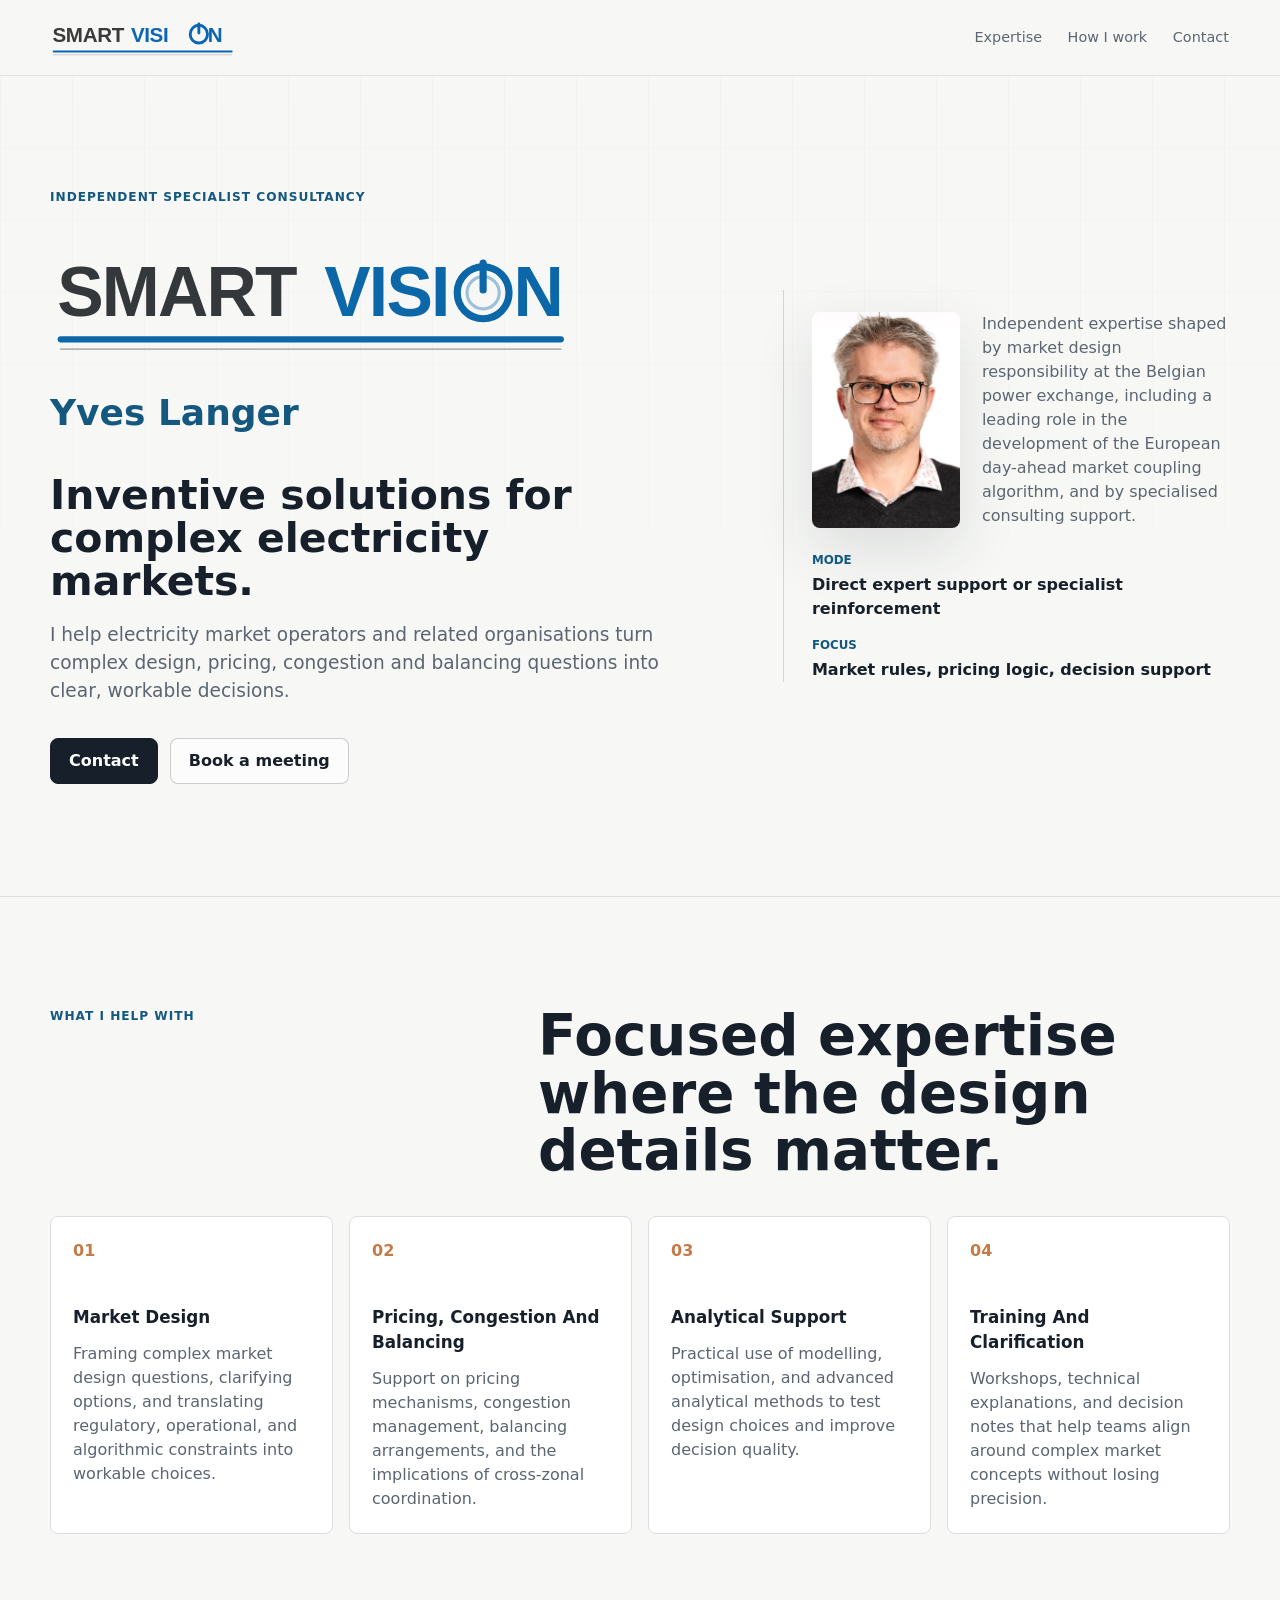
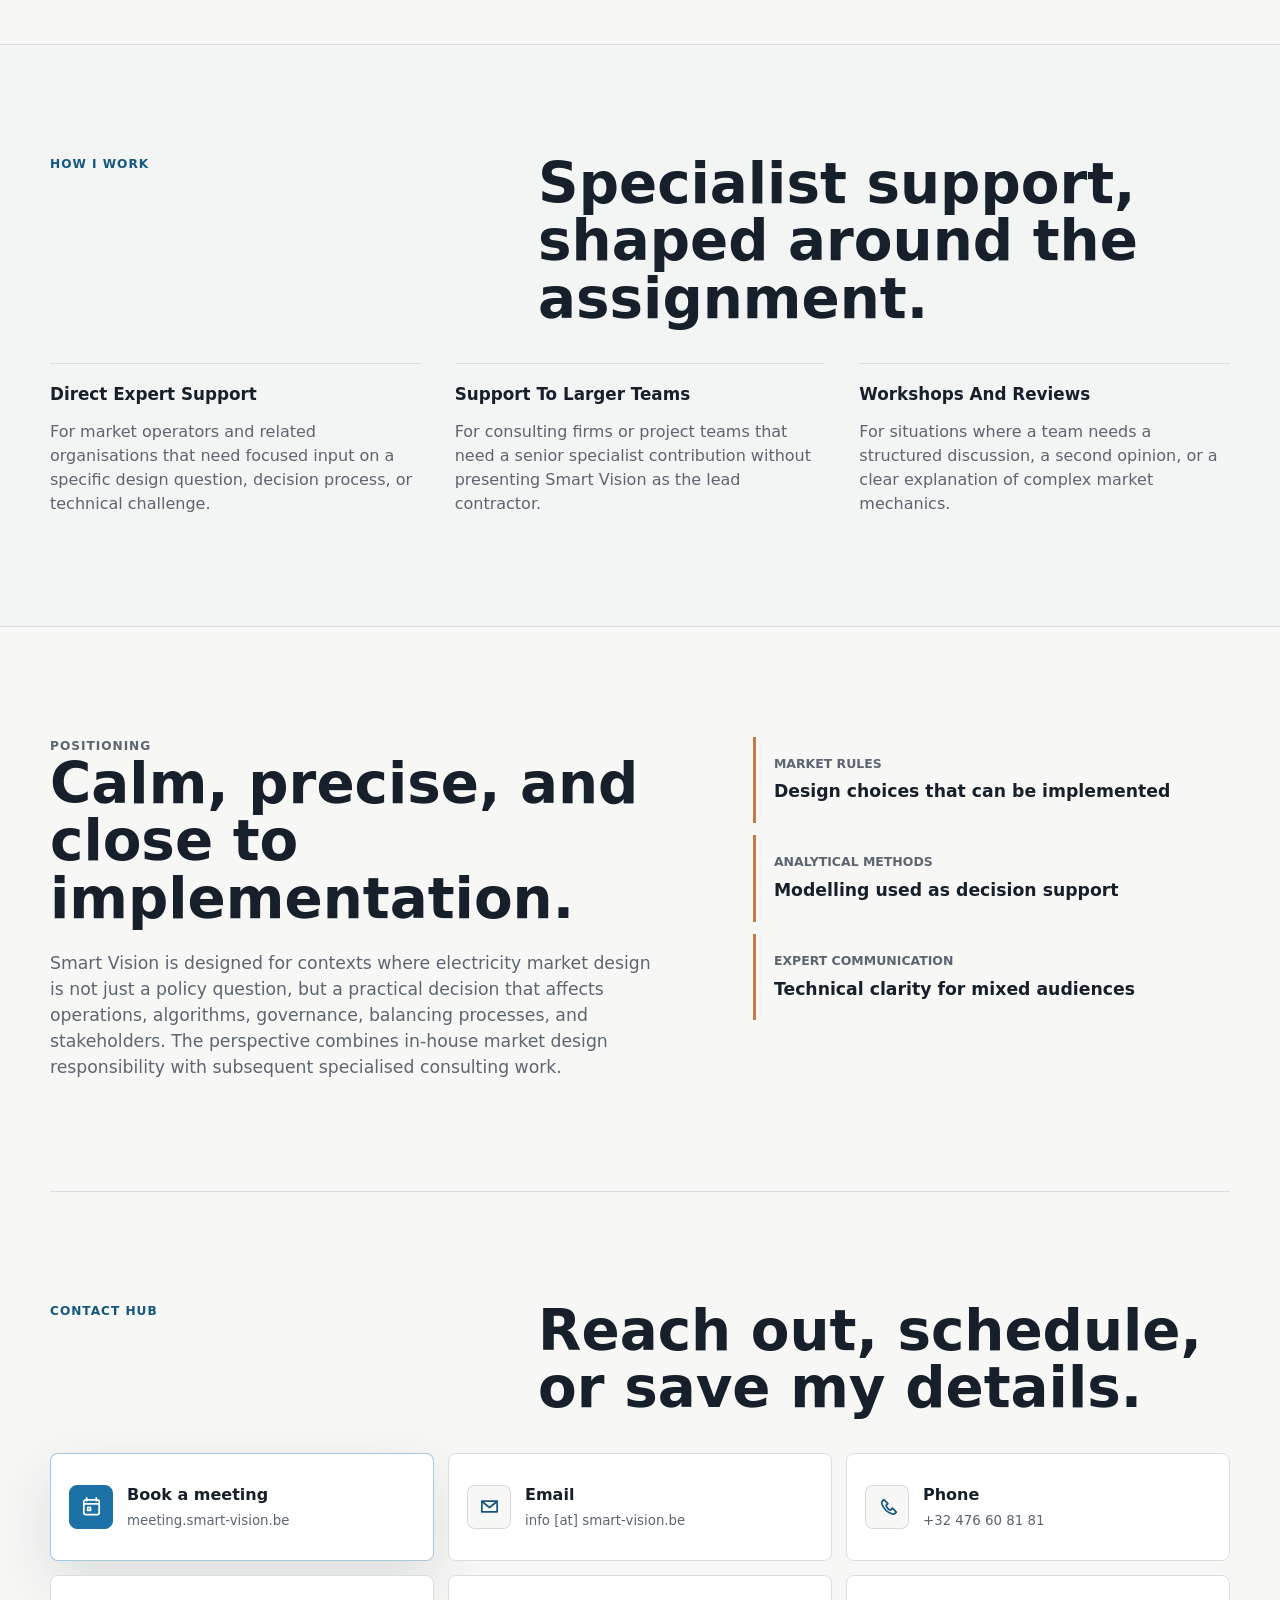
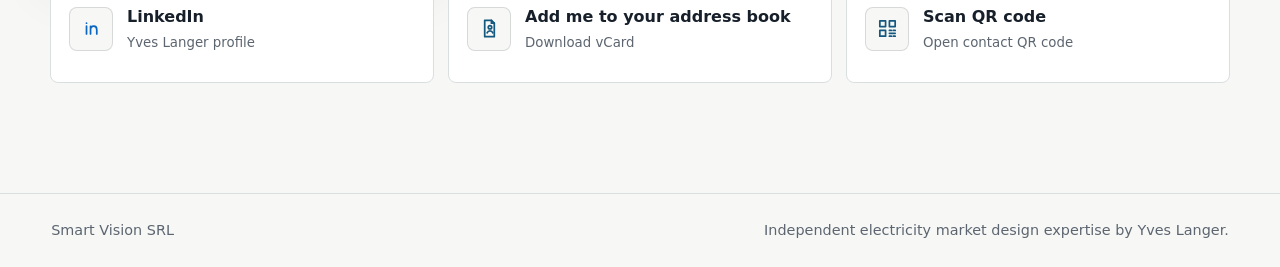
<file: index.html>
<!doctype html>
<html lang="en">
  <head>
    <meta charset="utf-8">
    <meta name="viewport" content="width=device-width, initial-scale=1">
    <title>Smart Vision | Yves Langer</title>
    <meta name="description" content="Smart Vision provides independent expertise in electricity market design, pricing, congestion management, balancing, and algorithmic implementation.">
    <meta property="og:title" content="Smart Vision | Yves Langer">
    <meta property="og:description" content="Inventive solutions for complex electricity markets.">
    <meta property="og:type" content="website">
    <meta property="og:url" content="https://www.smart-vision.be/">
    <meta property="og:image" content="https://www.smart-vision.be/assets/linkedin-featured-thumbnail.png">
    <meta name="twitter:card" content="summary_large_image">
    <meta name="twitter:image" content="https://www.smart-vision.be/assets/linkedin-featured-thumbnail.png">
    <link rel="icon" href="assets/favicon.svg" type="image/svg+xml">
    <link rel="stylesheet" href="styles.css">
    <script defer src="https://cloud.umami.is/script.js" data-website-id="a306648e-a848-4706-adf5-bd4fb01b17ff"></script>
  </head>
  <body>
    <header class="site-header" aria-label="Site header">
      <a class="brand" href="#top" aria-label="Smart Vision home">
        <img src="assets/smart-vision-mark.svg" alt="" width="188" height="44">
      </a>
      <nav class="site-nav" aria-label="Main navigation">
        <a href="#help">Expertise</a>
        <a href="#work">How I work</a>
        <a href="#contact">Contact</a>
      </nav>
    </header>

    <main id="top">
      <section class="hero" aria-labelledby="hero-title">
        <div class="hero-background" aria-hidden="true">
          <svg viewBox="0 0 1000 620" preserveAspectRatio="none">
            <path d="M0 440C160 378 260 502 402 416C535 335 598 175 752 210C862 235 916 332 1000 286" />
            <path d="M0 260C118 212 228 235 330 290C470 365 580 310 668 220C752 134 878 112 1000 168" />
            <path d="M0 540C120 492 242 520 360 548C520 586 640 520 770 430C848 376 922 350 1000 368" />
          </svg>
        </div>

        <div class="hero-inner">
          <div class="hero-copy">
            <p class="eyebrow">Independent specialist consultancy</p>
            <h1 id="hero-title" class="sr-only">Smart Vision</h1>
            <img class="hero-logo" src="assets/logo-current.svg" alt="Smart Vision">
            <p class="name-line">Yves Langer</p>
            <p class="lead">Inventive solutions for complex electricity markets.</p>
            <p class="support">I help electricity market operators and related organisations turn complex design, pricing, congestion and balancing questions into clear, workable decisions.</p>
            <div class="hero-actions" aria-label="Primary actions">
              <a class="button primary" href="#contact">Contact</a>
              <a class="button secondary" href="meeting/" data-umami-event="Book meeting">Book a meeting</a>
            </div>
          </div>

          <div class="hero-identity" aria-label="Yves Langer profile">
            <div class="identity-copy">
              <div class="identity-intro">
                <img class="portrait" src="assets/yves-langer-portrait.jpg" alt="Yves Langer">
                <p>Independent expertise shaped by market design responsibility at the Belgian power exchange, including a leading role in the development of the European day-ahead market coupling algorithm, and by specialised consulting support.</p>
              </div>
              <dl>
                <div>
                  <dt>Mode</dt>
                  <dd>Direct expert support or specialist reinforcement</dd>
                </div>
                <div>
                  <dt>Focus</dt>
                  <dd>Market rules, pricing logic, decision support</dd>
                </div>
              </dl>
            </div>
          </div>
        </div>
      </section>

      <section id="help" class="section">
        <div class="section-heading">
          <p class="eyebrow">What I help with</p>
          <h2>Focused expertise where the design details matter.</h2>
        </div>
        <div class="card-grid">
          <article class="info-card">
            <span class="card-index">01</span>
            <h3>Market Design</h3>
            <p>Framing complex market design questions, clarifying options, and translating regulatory, operational, and algorithmic constraints into workable choices.</p>
          </article>
          <article class="info-card">
            <span class="card-index">02</span>
            <h3>Pricing, Congestion And Balancing</h3>
            <p>Support on pricing mechanisms, congestion management, balancing arrangements, and the implications of cross-zonal coordination.</p>
          </article>
          <article class="info-card">
            <span class="card-index">03</span>
            <h3>Analytical Support</h3>
            <p>Practical use of modelling, optimisation, and advanced analytical methods to test design choices and improve decision quality.</p>
          </article>
          <article class="info-card">
            <span class="card-index">04</span>
            <h3>Training And Clarification</h3>
            <p>Workshops, technical explanations, and decision notes that help teams align around complex market concepts without losing precision.</p>
          </article>
        </div>
      </section>

      <section id="work" class="section band">
        <div class="section-heading">
          <p class="eyebrow">How I work</p>
          <h2>Specialist support, shaped around the assignment.</h2>
        </div>
        <div class="work-list">
          <article>
            <h3>Direct Expert Support</h3>
            <p>For market operators and related organisations that need focused input on a specific design question, decision process, or technical challenge.</p>
          </article>
          <article>
            <h3>Support To Larger Teams</h3>
            <p>For consulting firms or project teams that need a senior specialist contribution without presenting Smart Vision as the lead contractor.</p>
          </article>
          <article>
            <h3>Workshops And Reviews</h3>
            <p>For situations where a team needs a structured discussion, a second opinion, or a clear explanation of complex market mechanics.</p>
          </article>
        </div>
      </section>

      <section class="section evidence" aria-labelledby="evidence-title">
        <div class="evidence-copy">
          <p class="eyebrow">Positioning</p>
          <h2 id="evidence-title">Calm, precise, and close to implementation.</h2>
          <p>Smart Vision is designed for contexts where electricity market design is not just a policy question, but a practical decision that affects operations, algorithms, governance, balancing processes, and stakeholders. The perspective combines in-house market design responsibility with subsequent specialised consulting work.</p>
        </div>
        <div class="metrics" aria-label="Areas of emphasis">
          <div>
            <span>Market rules</span>
            <strong>Design choices that can be implemented</strong>
          </div>
          <div>
            <span>Analytical methods</span>
            <strong>Modelling used as decision support</strong>
          </div>
          <div>
            <span>Expert communication</span>
            <strong>Technical clarity for mixed audiences</strong>
          </div>
        </div>
      </section>

      <section id="contact" class="section contact-section">
        <div class="section-heading">
          <p class="eyebrow">Contact hub</p>
          <h2>Reach out, schedule, or save my details.</h2>
        </div>
        <div class="contact-grid">
          <a class="contact-card highlight" href="meeting/" data-umami-event="Book meeting">
            <span class="contact-icon" aria-hidden="true">
              <svg viewBox="0 0 24 24" focusable="false">
                <path d="M7 3v3M17 3v3M4.5 9.2h15M6 5h12a2 2 0 0 1 2 2v11.5a2 2 0 0 1-2 2H6a2 2 0 0 1-2-2V7a2 2 0 0 1 2-2Z"/>
                <path d="M8 13h3v3H8z"/>
              </svg>
            </span>
            <span>
              <strong>Book a meeting</strong>
              <small>meeting.smart-vision.be</small>
            </span>
          </a>
          <a class="contact-card" id="email-link" href="#" data-user-a="info" data-domain-a="smart-vision" data-domain-b="be" data-umami-event="Email click">
            <span class="contact-icon" aria-hidden="true">
              <svg viewBox="0 0 24 24" focusable="false">
                <path d="M4 6.5h16v11H4z"/>
                <path d="m4.5 7 7.5 6 7.5-6"/>
              </svg>
            </span>
            <span>
              <strong>Email</strong>
              <small id="email-readable">info [at] smart-vision.be</small>
            </span>
          </a>
          <a class="contact-card" id="phone-link" href="#" data-p1="+32" data-p2="476" data-p3="60" data-p4="81" data-p5="81" data-umami-event="Phone click">
            <span class="contact-icon" aria-hidden="true">
              <svg viewBox="0 0 24 24" focusable="false">
                <path d="M8.2 4.8 6.6 6.4c-.8.8-.6 3.1.8 5.7 1.5 2.7 3.8 5 6.5 6.5 2.6 1.4 4.9 1.6 5.7.8l1.6-1.6-4-4-2 2c-.9-.3-1.9-.9-2.9-1.9s-1.6-2-1.9-2.9l2-2-4.2-4.2Z"/>
              </svg>
            </span>
            <span>
              <strong>Phone</strong>
              <small id="phone-readable">+32 476 60 81 81</small>
            </span>
          </a>
          <a class="contact-card" href="https://www.linkedin.com/in/yveslanger/" target="_blank" rel="noopener" data-umami-event="LinkedIn click">
            <span class="contact-icon linkedin-icon" aria-hidden="true">
              <svg viewBox="0 0 24 24" focusable="false">
                <path d="M6.8 9.5v8.2M6.8 6.3v.1M11 17.7v-8M11 13.2c0-2.1 1.3-3.7 3.4-3.7 1.9 0 3.1 1.2 3.1 3.7v4.5"/>
              </svg>
            </span>
            <span>
              <strong>LinkedIn</strong>
              <small>Yves Langer profile</small>
            </span>
          </a>
          <a class="contact-card" href="assets/yves-langer.vcf" download data-umami-event="Download vCard">
            <span class="contact-icon" aria-hidden="true">
              <svg viewBox="0 0 24 24" focusable="false">
                <path d="M7 3.5h7l3 3v14H7z"/>
                <path d="M14 3.5v3h3M9.5 16.5c.6-1.4 1.8-2.1 3-2.1s2.4.7 3 2.1M12.5 12.5a1.8 1.8 0 1 0 0-3.6 1.8 1.8 0 0 0 0 3.6Z"/>
              </svg>
            </span>
            <span>
              <strong>Add me to your address book</strong>
              <small>Download vCard</small>
            </span>
          </a>
          <button class="contact-card contact-button" type="button" id="qr-open" aria-haspopup="dialog">
            <span class="contact-icon" aria-hidden="true">
              <svg viewBox="0 0 24 24" focusable="false">
                <path d="M4 4h6v6H4zM14 4h6v6h-6zM4 14h6v6H4z"/>
                <path d="M14 14h2M18 14h2M14 17h6M14 20h2M18 20h2"/>
              </svg>
            </span>
            <span>
              <strong>Scan QR code</strong>
              <small>Open contact QR code</small>
            </span>
          </button>
        </div>
      </section>
    </main>

    <div class="qr-modal" id="qr-modal" role="dialog" aria-modal="true" aria-labelledby="qr-title" hidden>
      <button class="qr-backdrop" type="button" id="qr-backdrop" aria-label="Close QR code"></button>
      <div class="qr-dialog">
        <button class="qr-close" type="button" id="qr-close" aria-label="Close QR code">
          <svg viewBox="0 0 24 24" focusable="false" aria-hidden="true">
            <path d="M6 6l12 12M18 6 6 18"/>
          </svg>
        </button>
        <div class="qr-dialog-logo" aria-hidden="true">
          <img src="assets/logo-current.svg" alt="">
        </div>
        <h2 id="qr-title">Smart Vision contact QR</h2>
        <img class="qr-image" src="assets/qr-vcard.png" alt="QR code for the Smart Vision contact card">
        <a class="button primary" href="assets/yves-langer.vcf" download data-umami-event="Download vCard">Download vCard</a>
      </div>
    </div>

    <footer class="site-footer">
      <p>Smart Vision SRL</p>
      <p>Independent electricity market design expertise by Yves Langer.</p>
    </footer>

    <script src="script.js"></script>
  </body>
</html>
</file>
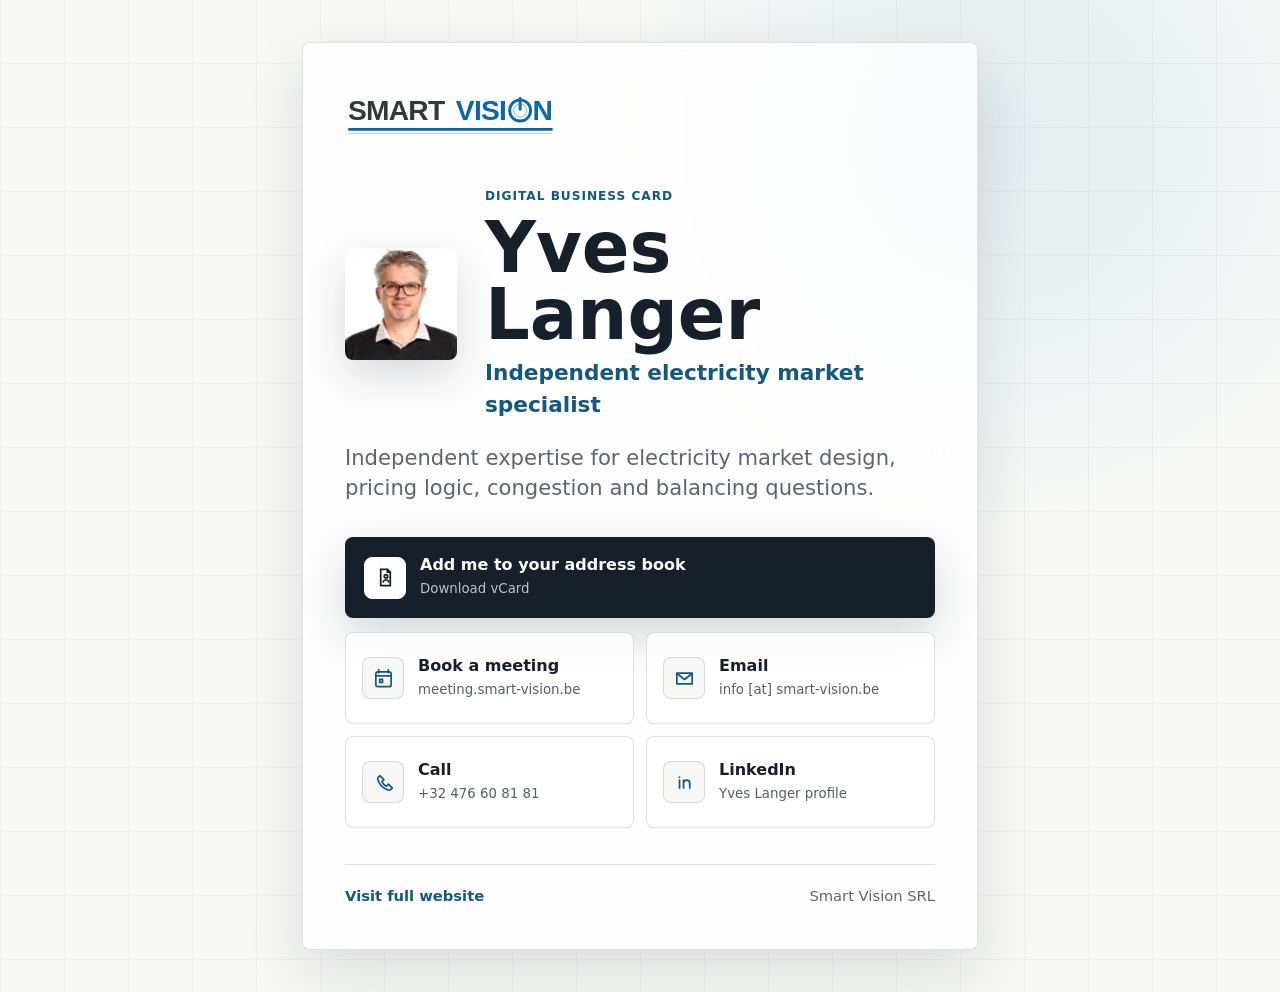
<file: card/index.html>
<!doctype html>
<html lang="en">
  <head>
    <meta charset="utf-8">
    <meta name="viewport" content="width=device-width, initial-scale=1">
    <title>Yves Langer | Smart Vision Contact</title>
    <meta name="description" content="Save Yves Langer's Smart Vision contact details, book a meeting, or connect directly.">
    <meta property="og:title" content="Yves Langer | Smart Vision Contact">
    <meta property="og:description" content="Independent electricity market specialist. Save contact details, book a meeting, or connect directly.">
    <meta property="og:type" content="website">
    <meta property="og:url" content="https://www.smart-vision.be/card/">
    <meta property="og:image" content="https://www.smart-vision.be/assets/linkedin-featured-thumbnail.png">
    <meta name="twitter:card" content="summary_large_image">
    <meta name="twitter:image" content="https://www.smart-vision.be/assets/linkedin-featured-thumbnail.png">
    <link rel="icon" href="../assets/favicon.svg" type="image/svg+xml">
    <link rel="stylesheet" href="../styles.css">
    <script defer src="https://cloud.umami.is/script.js" data-website-id="a306648e-a848-4706-adf5-bd4fb01b17ff"></script>
  </head>
  <body class="qr-page">
    <main class="qr-landing" aria-labelledby="qr-page-title">
      <section class="qr-shell">
        <a class="qr-logo" href="../" aria-label="Visit Smart Vision website" data-umami-event="Visit full website">
          <img src="../assets/logo-current.svg" alt="Smart Vision">
        </a>

        <div class="qr-identity">
          <img class="qr-portrait" src="../assets/yves-langer-portrait.jpg" alt="Yves Langer">
          <div>
            <p class="eyebrow">Digital business card</p>
            <h1 id="qr-page-title">Yves Langer</h1>
            <p class="qr-role">Independent electricity market specialist</p>
          </div>
        </div>

        <p class="qr-summary">Independent expertise for electricity market design, pricing logic, congestion and balancing questions.</p>

        <a class="qr-primary-action" href="../assets/yves-langer.vcf" download data-umami-event="Download vCard">
          <span class="qr-action-icon" aria-hidden="true">
            <svg viewBox="0 0 24 24" focusable="false">
              <path d="M7 3.5h7l3 3v14H7z"/>
              <path d="M14 3.5v3h3M9.5 16.5c.6-1.4 1.8-2.1 3-2.1s2.4.7 3 2.1M12.5 12.5a1.8 1.8 0 1 0 0-3.6 1.8 1.8 0 0 0 0 3.6Z"/>
            </svg>
          </span>
          <span>
            <strong>Add me to your address book</strong>
            <small>Download vCard</small>
          </span>
        </a>

        <div class="qr-actions" aria-label="Contact actions">
          <a class="qr-action" href="../meeting/" data-umami-event="Book meeting">
            <span class="qr-action-icon" aria-hidden="true">
              <svg viewBox="0 0 24 24" focusable="false">
                <path d="M7 3v3M17 3v3M4.5 9.2h15M6 5h12a2 2 0 0 1 2 2v11.5a2 2 0 0 1-2 2H6a2 2 0 0 1-2-2V7a2 2 0 0 1 2-2Z"/>
                <path d="M8 13h3v3H8z"/>
              </svg>
            </span>
            <span>
              <strong>Book a meeting</strong>
              <small>meeting.smart-vision.be</small>
            </span>
          </a>

          <a class="qr-action" id="email-link" href="#" data-user-a="info" data-domain-a="smart-vision" data-domain-b="be" data-umami-event="Email click">
            <span class="qr-action-icon" aria-hidden="true">
              <svg viewBox="0 0 24 24" focusable="false">
                <path d="M4 6.5h16v11H4z"/>
                <path d="m4.5 7 7.5 6 7.5-6"/>
              </svg>
            </span>
            <span>
              <strong>Email</strong>
              <small id="email-readable">info [at] smart-vision.be</small>
            </span>
          </a>

          <a class="qr-action" id="phone-link" href="#" data-p1="+32" data-p2="476" data-p3="60" data-p4="81" data-p5="81" data-umami-event="Phone click">
            <span class="qr-action-icon" aria-hidden="true">
              <svg viewBox="0 0 24 24" focusable="false">
                <path d="M8.2 4.8 6.6 6.4c-.8.8-.6 3.1.8 5.7 1.5 2.7 3.8 5 6.5 6.5 2.6 1.4 4.9 1.6 5.7.8l1.6-1.6-4-4-2 2c-.9-.3-1.9-.9-2.9-1.9s-1.6-2-1.9-2.9l2-2-4.2-4.2Z"/>
              </svg>
            </span>
            <span>
              <strong>Call</strong>
              <small id="phone-readable">+32 476 60 81 81</small>
            </span>
          </a>

          <a class="qr-action" href="https://www.linkedin.com/in/yveslanger/" target="_blank" rel="noopener" data-umami-event="LinkedIn click">
            <span class="qr-action-icon linkedin-icon" aria-hidden="true">
              <svg viewBox="0 0 24 24" focusable="false">
                <path d="M6.8 9.5v8.2M6.8 6.3v.1M11 17.7v-8M11 13.2c0-2.1 1.3-3.7 3.4-3.7 1.9 0 3.1 1.2 3.1 3.7v4.5"/>
              </svg>
            </span>
            <span>
              <strong>LinkedIn</strong>
              <small>Yves Langer profile</small>
            </span>
          </a>
        </div>

        <footer class="qr-footer">
          <a href="../" data-umami-event="Visit full website">Visit full website</a>
          <span>Smart Vision SRL</span>
        </footer>
      </section>
    </main>

    <script src="../script.js"></script>
  </body>
</html>
</file>
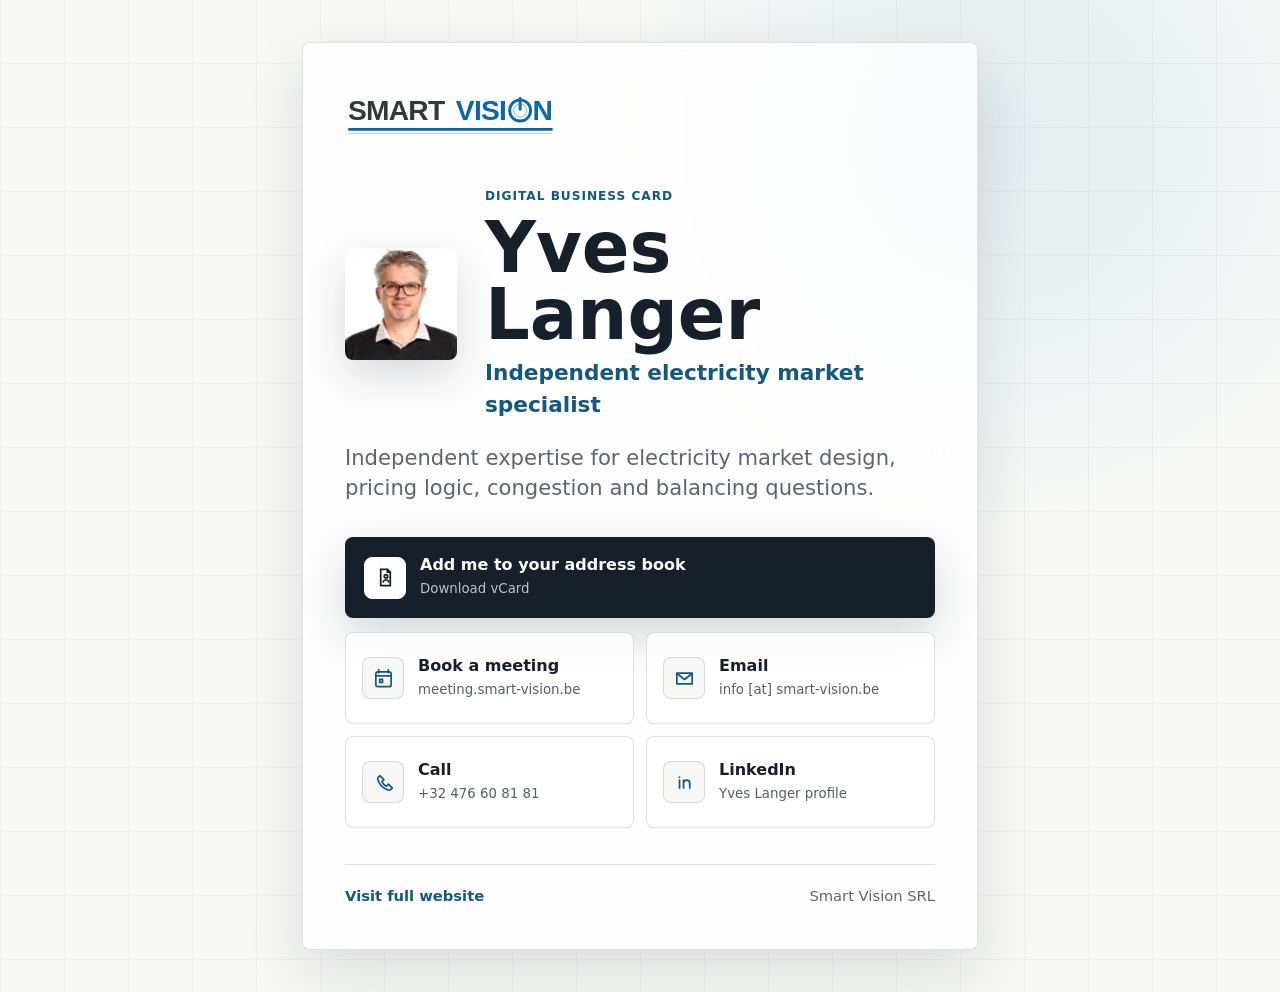
<file: nfc/index.html>
<!doctype html>
<html lang="en">
  <head>
    <meta charset="utf-8">
    <meta name="viewport" content="width=device-width, initial-scale=1">
    <title>Redirecting to Smart Vision contact card</title>
    <meta name="robots" content="noindex">
    <meta http-equiv="refresh" content="1; url=../card/">
    <link rel="canonical" href="https://www.smart-vision.be/card/">
    <script defer src="https://cloud.umami.is/script.js" data-website-id="a306648e-a848-4706-adf5-bd4fb01b17ff"></script>
    <script>
      window.addEventListener("load", () => {
        window.setTimeout(() => {
          window.location.replace("../card/");
        }, 450);
      });
    </script>
  </head>
  <body>
    <p>Redirecting to <a href="../card/">Smart Vision contact card</a>.</p>
  </body>
</html>
</file>
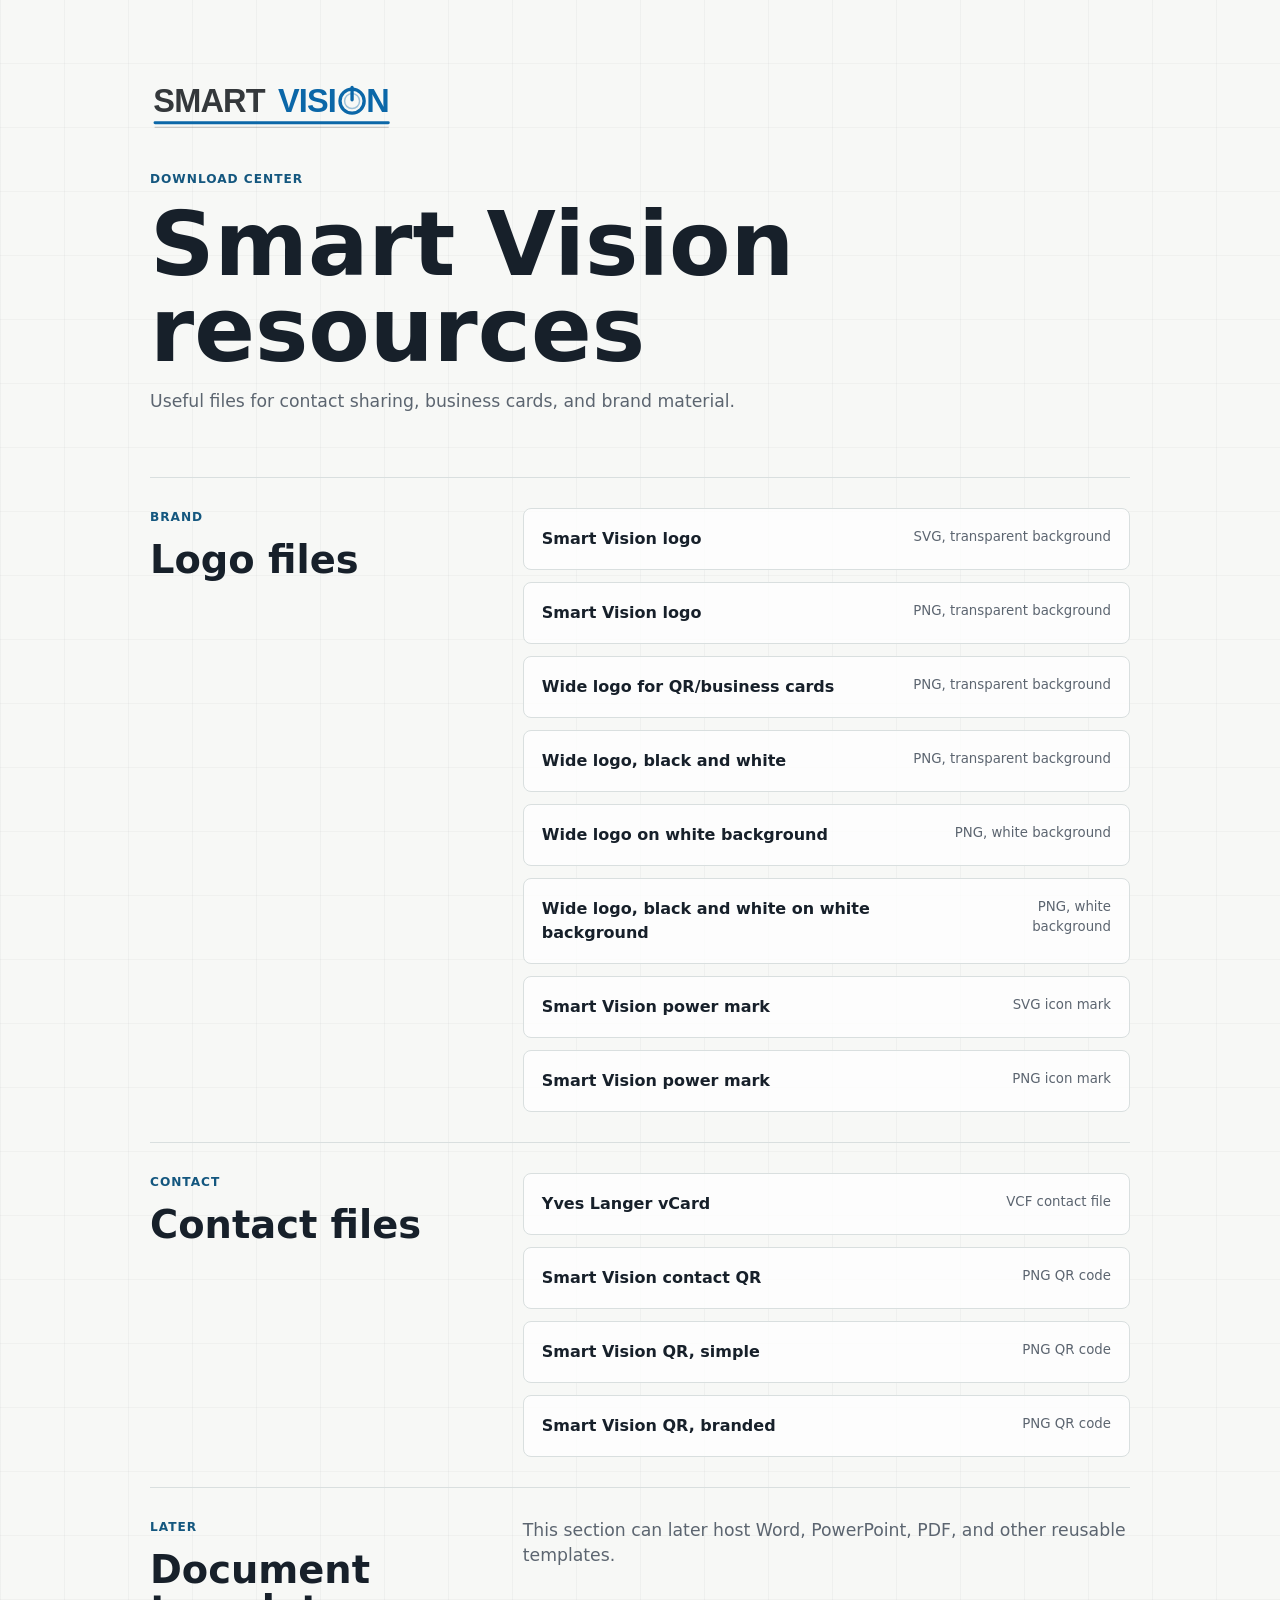
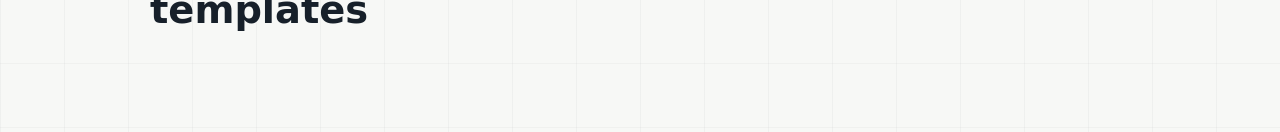
<file: resources/index.html>
<!doctype html>
<html lang="en">
  <head>
    <meta charset="utf-8">
    <meta name="viewport" content="width=device-width, initial-scale=1">
    <title>Smart Vision Resources</title>
    <meta name="robots" content="noindex">
    <link rel="icon" href="../assets/favicon.svg" type="image/svg+xml">
    <link rel="stylesheet" href="../styles.css">
    <script defer src="https://cloud.umami.is/script.js" data-website-id="a306648e-a848-4706-adf5-bd4fb01b17ff"></script>
  </head>
  <body class="resources-page">
    <main class="resources-shell">
      <header class="resources-header">
        <a href="../" aria-label="Visit Smart Vision website">
          <img src="../assets/logo-current.svg" alt="Smart Vision">
        </a>
        <p class="eyebrow">Download center</p>
        <h1>Smart Vision resources</h1>
        <p>Useful files for contact sharing, business cards, and brand material.</p>
      </header>

      <section class="resources-group" aria-labelledby="logo-resources">
        <div>
          <p class="eyebrow">Brand</p>
          <h2 id="logo-resources">Logo files</h2>
        </div>
        <div class="resources-list">
          <a class="resource-download" href="../assets/smart-vision-logo.svg" download data-umami-event="Download resource" data-umami-event-file="smart-vision-logo.svg">
            <span>Smart Vision logo</span>
            <small>SVG, transparent background</small>
          </a>
          <a class="resource-download" href="../assets/logo-current.png" download data-umami-event="Download resource" data-umami-event-file="logo-current.png">
            <span>Smart Vision logo</span>
            <small>PNG, transparent background</small>
          </a>
          <a class="resource-download" href="../assets/logo-current-qr-wide.png" download data-umami-event="Download resource" data-umami-event-file="logo-current-qr-wide.png">
            <span>Wide logo for QR/business cards</span>
            <small>PNG, transparent background</small>
          </a>
          <a class="resource-download" href="../assets/logo-current-qr-wide-bw.png" download data-umami-event="Download resource" data-umami-event-file="logo-current-qr-wide-bw.png">
            <span>Wide logo, black and white</span>
            <small>PNG, transparent background</small>
          </a>
          <a class="resource-download" href="../assets/logo-current-qr-wide-white-bg.png" download data-umami-event="Download resource" data-umami-event-file="logo-current-qr-wide-white-bg.png">
            <span>Wide logo on white background</span>
            <small>PNG, white background</small>
          </a>
          <a class="resource-download" href="../assets/logo-current-qr-wide-bw-white-bg.png" download data-umami-event="Download resource" data-umami-event-file="logo-current-qr-wide-bw-white-bg.png">
            <span>Wide logo, black and white on white background</span>
            <small>PNG, white background</small>
          </a>
          <a class="resource-download" href="../assets/smart-vision-power-mark.svg" download data-umami-event="Download resource" data-umami-event-file="smart-vision-power-mark.svg">
            <span>Smart Vision power mark</span>
            <small>SVG icon mark</small>
          </a>
          <a class="resource-download" href="../assets/smart-vision-power-mark.png" download data-umami-event="Download resource" data-umami-event-file="smart-vision-power-mark.png">
            <span>Smart Vision power mark</span>
            <small>PNG icon mark</small>
          </a>
        </div>
      </section>

      <section class="resources-group" aria-labelledby="contact-resources">
        <div>
          <p class="eyebrow">Contact</p>
          <h2 id="contact-resources">Contact files</h2>
        </div>
        <div class="resources-list">
          <a class="resource-download" href="../assets/yves-langer.vcf" download data-umami-event="Download resource" data-umami-event-file="yves-langer.vcf">
            <span>Yves Langer vCard</span>
            <small>VCF contact file</small>
          </a>
          <a class="resource-download" href="../assets/qr-vcard.png" download data-umami-event="Download resource" data-umami-event-file="qr-vcard.png">
            <span>Smart Vision contact QR</span>
            <small>PNG QR code</small>
          </a>
          <a class="resource-download" href="../assets/qr-smart-vision.png" download data-umami-event="Download resource" data-umami-event-file="qr-smart-vision.png">
            <span>Smart Vision QR, simple</span>
            <small>PNG QR code</small>
          </a>
          <a class="resource-download" href="../assets/qr-smart-vision-fancy.png" download data-umami-event="Download resource" data-umami-event-file="qr-smart-vision-fancy.png">
            <span>Smart Vision QR, branded</span>
            <small>PNG QR code</small>
          </a>
        </div>
      </section>

      <section class="resources-group" aria-labelledby="future-resources">
        <div>
          <p class="eyebrow">Later</p>
          <h2 id="future-resources">Document templates</h2>
        </div>
        <p class="resources-note">This section can later host Word, PowerPoint, PDF, and other reusable templates.</p>
      </section>
    </main>
  </body>
</html>
</file>
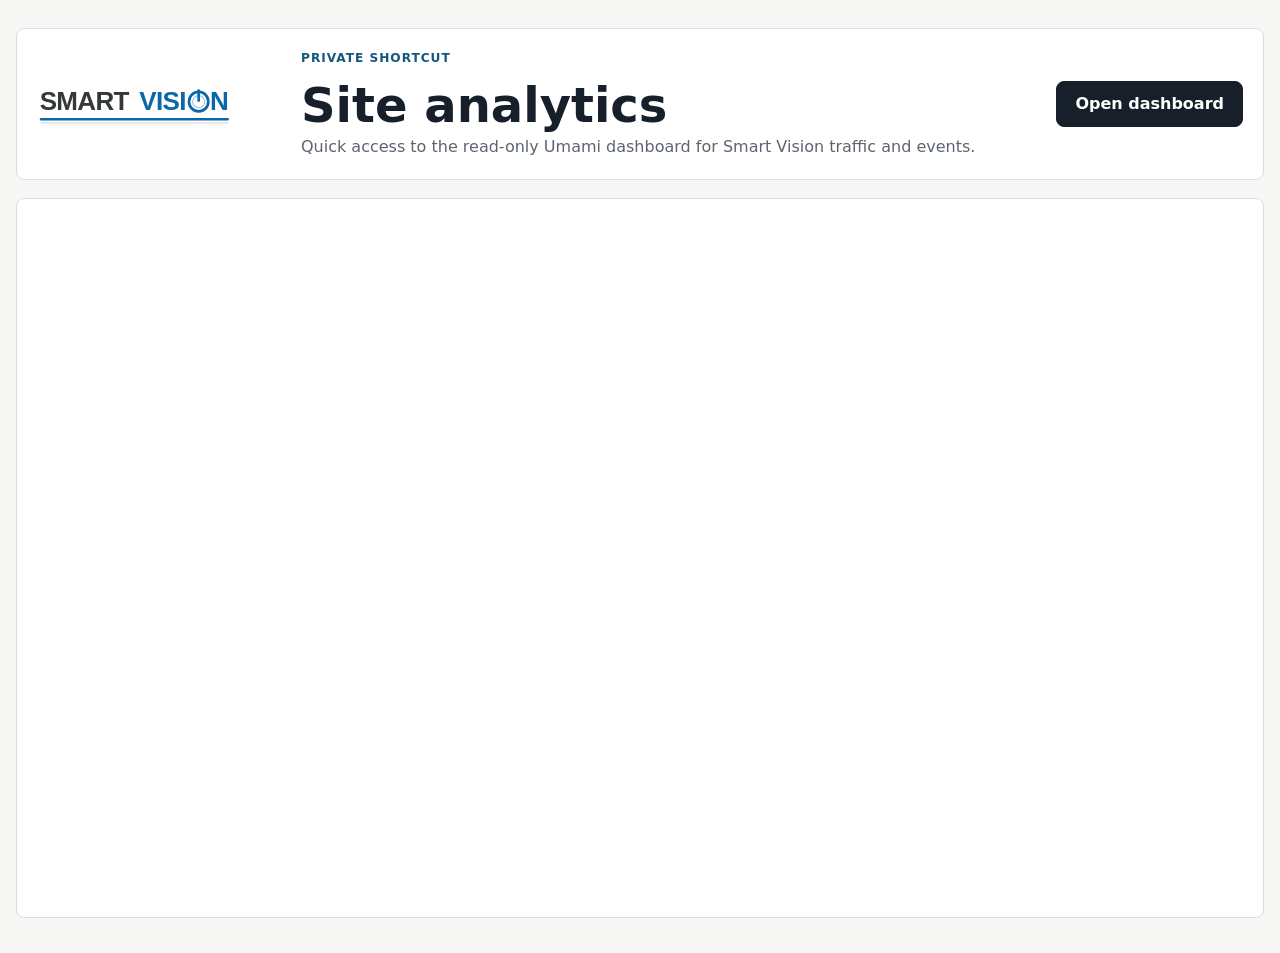
<file: stats/index.html>
<!doctype html>
<html lang="en">
  <head>
    <meta charset="utf-8">
    <meta name="viewport" content="width=device-width, initial-scale=1">
    <title>Smart Vision Analytics</title>
    <meta name="robots" content="noindex">
    <link rel="icon" href="../assets/favicon.svg" type="image/svg+xml">
    <link rel="stylesheet" href="../styles.css">
    <script defer src="https://cloud.umami.is/script.js" data-website-id="a306648e-a848-4706-adf5-bd4fb01b17ff"></script>
  </head>
  <body class="stats-page">
    <main class="stats-shell">
      <header class="stats-header">
        <img src="../assets/logo-current.svg" alt="Smart Vision">
        <div>
          <p class="eyebrow">Private shortcut</p>
          <h1>Site analytics</h1>
          <p>Quick access to the read-only Umami dashboard for Smart Vision traffic and events.</p>
        </div>
        <a class="button primary" href="https://cloud.umami.is/share/Xd2IiAyYhL3aUhg1" target="_blank" rel="noopener" data-umami-event="Open stats dashboard">Open dashboard</a>
      </header>

      <iframe
        class="stats-frame"
        src="https://cloud.umami.is/share/Xd2IiAyYhL3aUhg1"
        title="Smart Vision Umami analytics dashboard"
        loading="lazy"
      ></iframe>
    </main>
  </body>
</html>
</file>
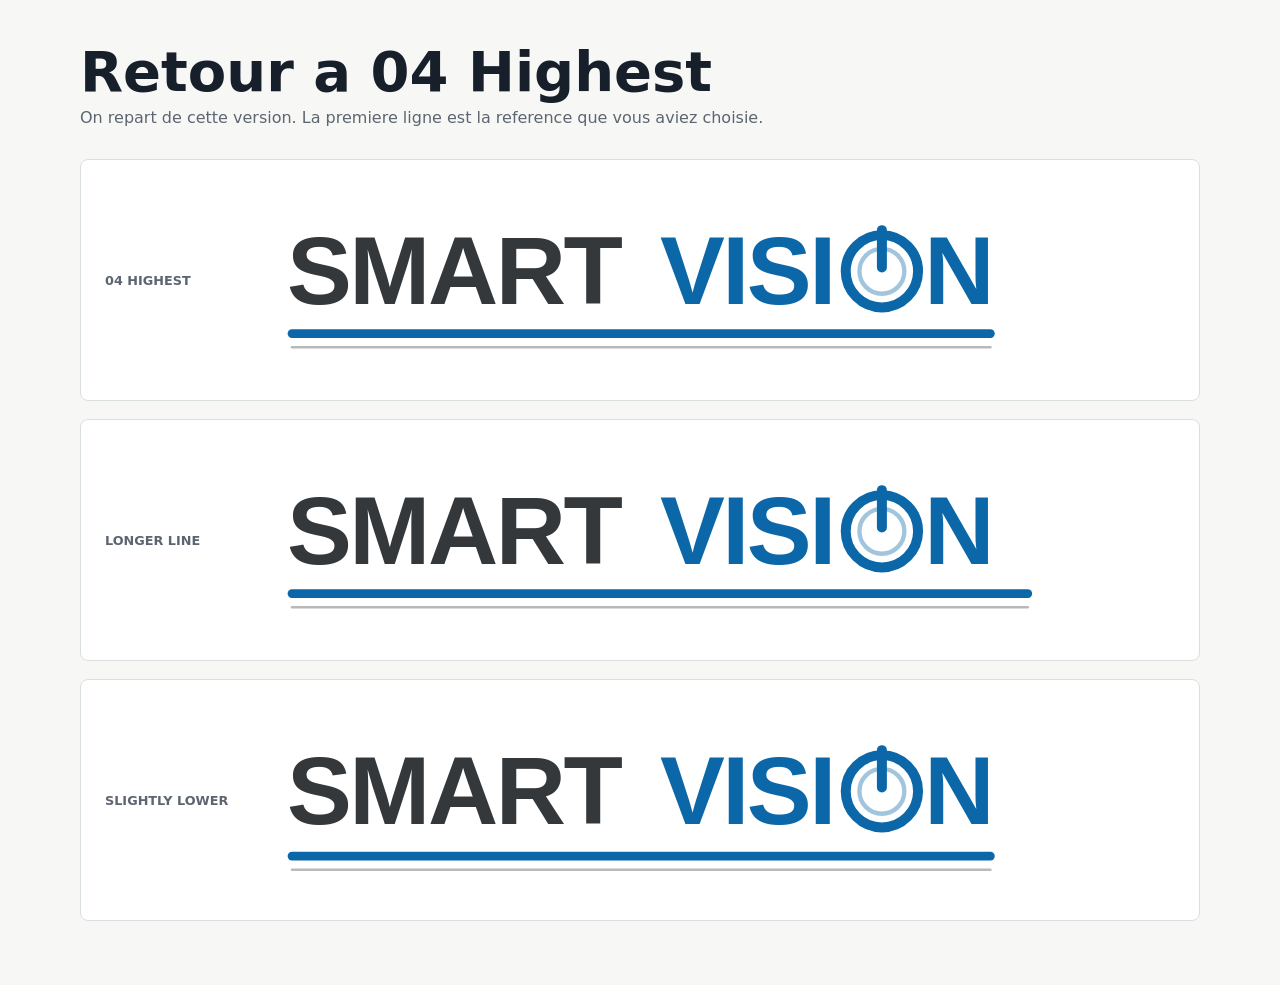
<file: logo-proposals.html>
<!doctype html>
<html lang="fr">
  <head>
    <meta charset="utf-8">
    <meta name="viewport" content="width=device-width, initial-scale=1">
    <title>Smart Vision - 04 Highest</title>
    <script defer src="https://cloud.umami.is/script.js" data-website-id="a306648e-a848-4706-adf5-bd4fb01b17ff"></script>
    <style>
      :root { --ink: #17202a; --muted: #5c6570; --soft: #f7f8f6; --paper: #ffffff; --line: #d9dfdf; }
      * { box-sizing: border-box; }
      body { margin: 0; color: var(--ink); background: var(--soft); font-family: Inter, ui-sans-serif, system-ui, -apple-system, BlinkMacSystemFont, "Segoe UI", sans-serif; }
      main { width: min(1120px, calc(100% - 40px)); margin: 0 auto; padding: 44px 0 64px; }
      h1 { margin: 0 0 8px; font-size: clamp(2rem, 5vw, 3.5rem); line-height: 1; }
      p { margin: 0 0 32px; color: var(--muted); }
      .grid { display: grid; gap: 18px; }
      article { display: grid; grid-template-columns: 150px minmax(0, 1fr); align-items: center; gap: 22px; padding: 24px; border: 1px solid var(--line); border-radius: 8px; background: var(--paper); }
      strong { color: var(--muted); font-size: 0.8rem; text-transform: uppercase; }
      img { display: block; width: 100%; height: auto; }
      @media (max-width: 680px) { article { grid-template-columns: 1fr; } }
    </style>
  </head>
  <body>
    <main>
      <h1>Retour a 04 Highest</h1>
      <p>On repart de cette version. La premiere ligne est la reference que vous aviez choisie.</p>
      <div class="grid">
        <article><strong>04 Highest</strong><img src="assets/logo-proposals/logo-04-highest.svg" alt="04 Highest"></article>
        <article><strong>Longer line</strong><img src="assets/logo-proposals/logo-04-highest-slightly-longer.svg" alt="04 Highest longer line"></article>
        <article><strong>Slightly lower</strong><img src="assets/logo-proposals/logo-04-highest-slightly-lower.svg" alt="04 Highest slightly lower"></article>
      </div>
    </main>
  </body>
</html>
</file>
<file: styles.css>
:root {
  --ink: #17202a;
  --muted: #5c6570;
  --soft: #f7f8f6;
  --paper: #ffffff;
  --line: #d9dfdf;
  --blue: #1c72a7;
  --blue-dark: #14577f;
  --green: #73a873;
  --copper: #c47b45;
  --shadow: 0 22px 60px rgba(23, 32, 42, 0.12);
  --radius: 8px;
}

* {
  box-sizing: border-box;
}

html {
  scroll-behavior: smooth;
}

body {
  margin: 0;
  color: var(--ink);
  background: var(--soft);
  font-family: Inter, ui-sans-serif, system-ui, -apple-system, BlinkMacSystemFont, "Segoe UI", sans-serif;
  line-height: 1.5;
  letter-spacing: 0;
  overflow-x: hidden;
}

img,
svg {
  display: block;
  max-width: 100%;
}

.sr-only {
  position: absolute;
  width: 1px;
  height: 1px;
  padding: 0;
  overflow: hidden;
  clip: rect(0, 0, 0, 0);
  white-space: nowrap;
  border: 0;
}

a {
  color: inherit;
}

.site-header {
  position: sticky;
  top: 0;
  z-index: 20;
  display: flex;
  align-items: center;
  justify-content: space-between;
  gap: 24px;
  min-height: 76px;
  padding: 14px clamp(20px, 4vw, 56px);
  border-bottom: 1px solid rgba(217, 223, 223, 0.82);
  background: rgba(247, 248, 246, 0.92);
  backdrop-filter: blur(18px);
}

.brand {
  display: inline-flex;
  align-items: center;
  gap: 14px;
  text-decoration: none;
}

.brand img {
  width: clamp(152px, 19vw, 188px);
  height: auto;
  flex: 0 0 auto;
}

.site-nav {
  display: flex;
  align-items: center;
  gap: clamp(12px, 2vw, 26px);
  color: var(--muted);
  font-size: 0.9rem;
}

.site-nav a {
  text-decoration: none;
}

.site-nav a:hover {
  color: var(--ink);
}

.hero {
  position: relative;
  overflow: hidden;
  min-height: min(820px, calc(100vh - 76px));
  border-bottom: 1px solid var(--line);
}

.hero-background {
  display: none;
}

.hero::before {
  position: absolute;
  inset: 0;
  content: "";
  opacity: 0.58;
  pointer-events: none;
  background:
    linear-gradient(90deg, rgba(23, 32, 42, 0.045) 1px, transparent 1px),
    linear-gradient(0deg, rgba(23, 32, 42, 0.04) 1px, transparent 1px);
  background-size: 72px 72px;
  mask-image: linear-gradient(180deg, #000 0%, transparent 82%);
}

.hero-inner {
  position: relative;
  z-index: 1;
  display: grid;
  grid-template-columns: minmax(0, 1.18fr) minmax(320px, 0.82fr);
  align-items: center;
  gap: clamp(44px, 7vw, 92px);
  width: min(1180px, calc(100% - 40px));
  min-height: min(820px, calc(100vh - 76px));
  margin: 0 auto;
  padding: clamp(58px, 9vw, 112px) 0;
}

.hero-copy,
.hero-identity,
.identity-copy {
  min-width: 0;
}

.eyebrow {
  margin: 0 0 14px;
  color: var(--blue-dark);
  font-size: 0.76rem;
  font-weight: 760;
  letter-spacing: 0.08em;
  text-transform: uppercase;
}

h1,
h2,
h3,
p {
  margin-top: 0;
}

h1 {
  margin-bottom: 8px;
  font-size: clamp(4.5rem, 11vw, 9.8rem);
  line-height: 0.9;
  font-weight: 790;
  letter-spacing: 0;
}

.hero-logo {
  width: min(720px, 100%);
  margin: 24px 0 18px;
}

.name-line {
  margin-bottom: 34px;
  color: var(--blue-dark);
  font-size: clamp(1.4rem, 3vw, 2.25rem);
  font-weight: 680;
}

.lead {
  max-width: 760px;
  margin-bottom: 18px;
  font-size: clamp(1.45rem, 3.2vw, 2.8rem);
  line-height: 1.05;
  font-weight: 720;
}

.support {
  max-width: 640px;
  color: var(--muted);
  font-size: clamp(1rem, 1.45vw, 1.22rem);
}

.hero-actions {
  display: flex;
  flex-wrap: wrap;
  gap: 12px;
  margin-top: 34px;
}

.button {
  display: inline-flex;
  align-items: center;
  justify-content: center;
  min-height: 46px;
  padding: 0 18px;
  border: 1px solid var(--ink);
  border-radius: var(--radius);
  font-weight: 700;
  text-decoration: none;
}

.button.primary {
  color: #fff;
  background: var(--ink);
}

.button.secondary {
  border-color: rgba(23, 32, 42, 0.22);
  background: rgba(255, 255, 255, 0.62);
}

.button:hover,
.contact-card:hover {
  transform: translateY(-1px);
}

.hero-identity {
  padding: 22px 0 0 28px;
  border-left: 1px solid rgba(23, 32, 42, 0.16);
}

.identity-intro {
  display: grid;
  grid-template-columns: 148px minmax(0, 1fr);
  gap: 22px;
  align-items: stretch;
}

.portrait {
  width: 148px;
  height: 100%;
  min-height: 148px;
  object-fit: cover;
  border-radius: var(--radius);
  box-shadow: var(--shadow);
}

.identity-copy p {
  margin-bottom: 0;
  color: var(--muted);
}

.identity-copy dl {
  display: grid;
  grid-template-columns: 1fr;
  gap: 16px;
  margin: 24px 0 0;
}

.identity-copy dt {
  color: var(--blue-dark);
  font-size: 0.74rem;
  font-weight: 760;
  text-transform: uppercase;
}

.identity-copy dd {
  margin: 3px 0 0;
  font-weight: 670;
  overflow-wrap: anywhere;
}

.section {
  width: min(1180px, calc(100% - 40px));
  margin: 0 auto;
  padding: clamp(66px, 9vw, 110px) 0;
}

.section-heading {
  display: grid;
  grid-template-columns: minmax(160px, 0.38fr) minmax(0, 0.62fr);
  gap: clamp(20px, 5vw, 80px);
  align-items: start;
  margin-bottom: 36px;
}

.section-heading h2,
.evidence-copy h2 {
  margin: 0;
  font-size: clamp(2rem, 4.4vw, 4.1rem);
  line-height: 1.02;
  letter-spacing: 0;
}

.card-grid {
  display: grid;
  grid-template-columns: repeat(4, minmax(0, 1fr));
  gap: 16px;
}

.info-card,
.contact-card,
.resource-row article {
  border: 1px solid var(--line);
  border-radius: var(--radius);
  background: var(--paper);
}

.info-card {
  min-height: 280px;
  padding: 22px;
}

.card-index {
  display: inline-flex;
  margin-bottom: 42px;
  color: var(--copper);
  font-weight: 780;
}

.info-card h3,
.work-list h3,
.resource-row h3 {
  margin-bottom: 12px;
  font-size: 1.05rem;
}

.info-card p,
.work-list p,
.resource-row p,
.evidence-copy p {
  margin-bottom: 0;
  color: var(--muted);
}

.band {
  width: 100%;
  max-width: none;
  padding-right: max(20px, calc((100vw - 1180px) / 2));
  padding-left: max(20px, calc((100vw - 1180px) / 2));
  border-top: 1px solid var(--line);
  border-bottom: 1px solid var(--line);
  background: #f2f5f4;
}

.work-list {
  display: grid;
  grid-template-columns: repeat(3, minmax(0, 1fr));
  gap: 34px;
}

.work-list article {
  padding-top: 18px;
  border-top: 1px solid var(--line);
}

.evidence {
  display: grid;
  grid-template-columns: minmax(0, 0.9fr) minmax(280px, 0.7fr);
  gap: clamp(34px, 7vw, 90px);
  align-items: start;
}

.evidence-copy p:last-child {
  max-width: 620px;
  margin-top: 24px;
  font-size: 1.08rem;
}

.metrics {
  display: grid;
  gap: 12px;
}

.metrics div {
  padding: 18px 0 18px 18px;
  border-left: 3px solid var(--copper);
}

.metrics span,
.metrics strong {
  display: block;
}

.metrics span {
  color: var(--muted);
  font-size: 0.78rem;
  font-weight: 720;
  text-transform: uppercase;
}

.metrics strong {
  margin-top: 6px;
  font-size: 1.08rem;
}

.contact-section {
  border-top: 1px solid var(--line);
}

.contact-grid {
  display: grid;
  grid-template-columns: repeat(3, minmax(0, 1fr));
  gap: 14px;
}

.contact-card {
  display: flex;
  gap: 14px;
  align-items: center;
  min-height: 108px;
  padding: 18px;
  text-decoration: none;
  transition: transform 160ms ease, border-color 160ms ease, box-shadow 160ms ease;
}

.contact-button {
  width: 100%;
  color: inherit;
  font: inherit;
  text-align: left;
  cursor: pointer;
}

.contact-card.highlight {
  border-color: rgba(28, 114, 167, 0.38);
  box-shadow: var(--shadow);
}

.contact-icon {
  display: inline-flex;
  align-items: center;
  justify-content: center;
  flex: 0 0 44px;
  width: 44px;
  height: 44px;
  border: 1px solid rgba(23, 32, 42, 0.14);
  border-radius: var(--radius);
  color: var(--blue-dark);
  background: var(--soft);
}

.contact-icon svg {
  width: 23px;
  height: 23px;
  fill: none;
  stroke: currentColor;
  stroke-width: 1.8;
  stroke-linecap: round;
  stroke-linejoin: round;
}

.contact-card.highlight .contact-icon {
  color: #fff;
  border-color: var(--blue);
  background: var(--blue);
}

.linkedin-icon {
  color: #0a66c2;
}

.contact-card strong,
.contact-card small {
  display: block;
}

.contact-card small {
  margin-top: 4px;
  color: var(--muted);
  overflow-wrap: anywhere;
}

.qr-modal[hidden] {
  display: none;
}

.qr-modal {
  position: fixed;
  inset: 0;
  z-index: 80;
  display: grid;
  place-items: center;
  padding: 24px;
}

.qr-backdrop {
  position: absolute;
  inset: 0;
  border: 0;
  background: rgba(23, 32, 42, 0.48);
  cursor: pointer;
}

.qr-dialog {
  position: relative;
  z-index: 1;
  display: grid;
  justify-items: center;
  width: min(420px, 100%);
  padding: 30px;
  border: 1px solid rgba(217, 223, 223, 0.95);
  border-radius: var(--radius);
  background: var(--paper);
  box-shadow: var(--shadow);
}

.qr-close {
  position: absolute;
  top: 12px;
  right: 12px;
  display: inline-flex;
  align-items: center;
  justify-content: center;
  width: 38px;
  height: 38px;
  border: 1px solid var(--line);
  border-radius: var(--radius);
  color: var(--ink);
  background: var(--soft);
  cursor: pointer;
}

.qr-close svg {
  width: 20px;
  height: 20px;
  fill: none;
  stroke: currentColor;
  stroke-width: 2;
  stroke-linecap: round;
}

.qr-dialog-logo {
  width: min(230px, 70%);
  margin-bottom: 18px;
}

.qr-dialog h2 {
  margin-bottom: 18px;
  font-size: 1.35rem;
  line-height: 1.15;
  text-align: center;
}

.qr-image {
  width: min(250px, 78vw);
  margin-bottom: 22px;
  border: 1px solid var(--line);
  border-radius: var(--radius);
  background: #fff;
}

.resources {
  padding-top: 44px;
}

.resource-row {
  display: grid;
  grid-template-columns: repeat(3, minmax(0, 1fr));
  gap: 16px;
}

.resource-row article {
  padding: 22px;
}

.site-footer {
  display: flex;
  justify-content: space-between;
  gap: 18px;
  padding: 26px clamp(20px, 4vw, 56px);
  border-top: 1px solid var(--line);
  color: var(--muted);
  font-size: 0.9rem;
}

.site-footer p {
  margin: 0;
}

.qr-page {
  min-height: 100vh;
  background:
    linear-gradient(90deg, rgba(23, 32, 42, 0.04) 1px, transparent 1px),
    linear-gradient(0deg, rgba(23, 32, 42, 0.035) 1px, transparent 1px),
    radial-gradient(circle at 78% 14%, rgba(28, 114, 167, 0.09), transparent 30%),
    var(--soft);
  background-size: 64px 64px, 64px 64px, auto, auto;
}

.qr-landing {
  display: grid;
  align-items: center;
  width: min(100%, 760px);
  min-height: 100vh;
  margin: 0 auto;
  padding: clamp(22px, 4vw, 42px);
}

.qr-shell {
  width: 100%;
  padding: clamp(22px, 5vw, 42px);
  border: 1px solid rgba(217, 223, 223, 0.9);
  border-radius: var(--radius);
  background: rgba(255, 255, 255, 0.82);
  box-shadow: var(--shadow);
  backdrop-filter: blur(18px);
}

.qr-logo {
  display: inline-flex;
  width: min(260px, 78%);
  margin-bottom: clamp(28px, 6vw, 46px);
}

.qr-logo img {
  width: 100%;
  height: auto;
}

.qr-identity {
  display: grid;
  grid-template-columns: 112px minmax(0, 1fr);
  gap: clamp(18px, 4vw, 28px);
  align-items: center;
  margin-bottom: 22px;
}

.qr-portrait {
  width: 112px;
  aspect-ratio: 1;
  object-fit: cover;
  border-radius: var(--radius);
  box-shadow: 0 16px 42px rgba(23, 32, 42, 0.16);
}

.qr-identity .eyebrow {
  margin-bottom: 10px;
}

.qr-identity h1 {
  margin-bottom: 8px;
  font-size: clamp(2.3rem, 9vw, 4.4rem);
  line-height: 0.95;
  overflow-wrap: anywhere;
}

.qr-role {
  margin: 0;
  color: var(--blue-dark);
  font-size: clamp(1.02rem, 3vw, 1.35rem);
  font-weight: 680;
}

.qr-summary {
  max-width: 610px;
  margin-bottom: clamp(24px, 5vw, 34px);
  color: var(--muted);
  font-size: clamp(1.05rem, 3vw, 1.32rem);
  line-height: 1.42;
}

.qr-primary-action,
.qr-action {
  display: flex;
  align-items: center;
  gap: 14px;
  min-width: 0;
  border: 1px solid rgba(23, 32, 42, 0.14);
  border-radius: var(--radius);
  text-decoration: none;
  transition: transform 160ms ease, border-color 160ms ease, box-shadow 160ms ease;
}

.qr-primary-action {
  min-height: 78px;
  margin-bottom: 14px;
  padding: 18px;
  color: #fff;
  background: var(--ink);
  box-shadow: 0 18px 46px rgba(23, 32, 42, 0.18);
}

.qr-primary-action:hover,
.qr-action:hover {
  transform: translateY(-1px);
}

.qr-actions {
  display: grid;
  grid-template-columns: repeat(2, minmax(0, 1fr));
  gap: 12px;
}

.qr-action {
  min-height: 92px;
  padding: 16px;
  background: rgba(255, 255, 255, 0.76);
}

.qr-action-icon {
  display: inline-flex;
  align-items: center;
  justify-content: center;
  flex: 0 0 42px;
  width: 42px;
  height: 42px;
  border: 1px solid rgba(23, 32, 42, 0.14);
  border-radius: var(--radius);
  color: var(--blue-dark);
  background: var(--soft);
}

.qr-primary-action .qr-action-icon {
  color: var(--ink);
  border-color: #fff;
  background: #fff;
}

.qr-action-icon svg {
  width: 23px;
  height: 23px;
  fill: none;
  stroke: currentColor;
  stroke-width: 1.8;
  stroke-linecap: round;
  stroke-linejoin: round;
}

.qr-primary-action strong,
.qr-primary-action small,
.qr-action strong,
.qr-action small {
  display: block;
}

.qr-primary-action strong,
.qr-action strong {
  line-height: 1.18;
}

.qr-primary-action small,
.qr-action small {
  margin-top: 4px;
  color: inherit;
  opacity: 0.72;
  overflow-wrap: anywhere;
}

.qr-footer {
  display: flex;
  flex-wrap: wrap;
  justify-content: space-between;
  gap: 10px 20px;
  margin-top: clamp(24px, 5vw, 36px);
  padding-top: 20px;
  border-top: 1px solid var(--line);
  color: var(--muted);
  font-size: 0.92rem;
}

.qr-footer a {
  color: var(--blue-dark);
  font-weight: 700;
  text-decoration: none;
}

.redirect-page {
  min-height: 100vh;
  background:
    linear-gradient(90deg, rgba(23, 32, 42, 0.04) 1px, transparent 1px),
    linear-gradient(0deg, rgba(23, 32, 42, 0.035) 1px, transparent 1px),
    var(--soft);
  background-size: 64px 64px, 64px 64px, auto;
}

.redirect-shell {
  display: grid;
  align-content: center;
  justify-items: start;
  width: min(620px, calc(100% - 40px));
  min-height: 100vh;
  margin: 0 auto;
  padding: 46px 0;
}

.redirect-shell img {
  width: min(260px, 78%);
  margin-bottom: 34px;
}

.redirect-shell h1 {
  margin-bottom: 14px;
  font-size: clamp(2.3rem, 8vw, 4.2rem);
  line-height: 0.98;
}

.redirect-shell p:not(.eyebrow) {
  max-width: 430px;
  margin-bottom: 24px;
  color: var(--muted);
  font-size: 1.08rem;
}

.stats-page {
  min-height: 100vh;
  background: var(--soft);
}

.stats-shell {
  width: min(1280px, calc(100% - 32px));
  margin: 0 auto;
  padding: 28px 0;
}

.stats-header {
  display: grid;
  grid-template-columns: minmax(160px, 240px) minmax(0, 1fr) auto;
  gap: 24px;
  align-items: center;
  margin-bottom: 18px;
  padding: 20px;
  border: 1px solid var(--line);
  border-radius: var(--radius);
  background: var(--paper);
}

.stats-header img {
  width: 100%;
  height: auto;
}

.stats-header h1 {
  margin-bottom: 6px;
  font-size: clamp(1.8rem, 4vw, 3rem);
  line-height: 1;
}

.stats-header p:not(.eyebrow) {
  margin-bottom: 0;
  color: var(--muted);
}

.stats-frame {
  width: 100%;
  min-height: calc(100vh - 180px);
  border: 1px solid var(--line);
  border-radius: var(--radius);
  background: var(--paper);
}

.resources-page {
  min-height: 100vh;
  background:
    linear-gradient(90deg, rgba(23, 32, 42, 0.035) 1px, transparent 1px),
    linear-gradient(0deg, rgba(23, 32, 42, 0.03) 1px, transparent 1px),
    var(--soft);
  background-size: 64px 64px, 64px 64px, auto;
}

.resources-shell {
  width: min(980px, calc(100% - 40px));
  margin: 0 auto;
  padding: clamp(34px, 6vw, 72px) 0;
}

.resources-header {
  max-width: 720px;
  margin-bottom: clamp(36px, 7vw, 62px);
}

.resources-header a {
  display: inline-flex;
  width: min(300px, 82%);
  margin-bottom: 34px;
}

.resources-header img {
  width: 100%;
  height: auto;
}

.resources-header h1 {
  margin-bottom: 16px;
  font-size: clamp(2.8rem, 7vw, 5.8rem);
  line-height: 0.95;
}

.resources-header p:not(.eyebrow),
.resources-note {
  color: var(--muted);
  font-size: 1.08rem;
}

.resources-group {
  display: grid;
  grid-template-columns: minmax(150px, 0.34fr) minmax(0, 0.66fr);
  gap: clamp(22px, 5vw, 60px);
  padding: 30px 0;
  border-top: 1px solid var(--line);
}

.resources-group h2 {
  margin: 0;
  font-size: clamp(1.5rem, 3.2vw, 2.4rem);
  line-height: 1.04;
}

.resources-list {
  display: grid;
  gap: 12px;
}

.resource-download {
  display: flex;
  justify-content: space-between;
  gap: 18px;
  padding: 18px;
  border: 1px solid var(--line);
  border-radius: var(--radius);
  background: rgba(255, 255, 255, 0.78);
  text-decoration: none;
  transition: transform 160ms ease, border-color 160ms ease, box-shadow 160ms ease;
}

.resource-download:hover {
  transform: translateY(-1px);
  border-color: rgba(28, 114, 167, 0.38);
  box-shadow: 0 16px 42px rgba(23, 32, 42, 0.08);
}

.resource-download span,
.resource-download small {
  display: block;
}

.resource-download span {
  font-weight: 720;
}

.resource-download small {
  color: var(--muted);
  text-align: right;
}

@media (max-width: 980px) {
  .hero-inner,
  .section-heading,
  .evidence {
    grid-template-columns: 1fr;
  }

  .hero-inner {
    align-items: start;
    min-height: auto;
  }

  .card-grid,
  .contact-grid {
    grid-template-columns: repeat(2, minmax(0, 1fr));
  }

  .work-list,
  .resource-row {
    grid-template-columns: 1fr;
  }

  .hero-identity {
    padding-left: 0;
    border-left: 0;
  }
}

@media (max-width: 720px) {
  .site-header {
    position: static;
    align-items: flex-start;
    flex-direction: column;
  }

  .site-nav {
    width: 100%;
    overflow-x: auto;
    padding-bottom: 4px;
  }

  .hero {
    min-height: auto;
  }

  .hero-inner {
    padding-top: 54px;
    padding-bottom: 66px;
  }

  .hero-copy,
  .hero-identity,
  .section-heading,
  .evidence {
    width: 100%;
    max-width: calc(100vw - 40px);
  }

  h1 {
    font-size: clamp(3.25rem, 17vw, 4.15rem);
    max-width: 6ch;
    overflow-wrap: normal;
  }

  .hero-logo {
    width: min(420px, 100%);
    margin-top: 18px;
  }

  .identity-intro {
    grid-template-columns: 96px minmax(0, 1fr);
    gap: 16px;
  }

  .portrait {
    width: 96px;
    min-height: 96px;
  }

  .lead {
    max-width: 30rem;
    font-size: clamp(1.42rem, 7.2vw, 1.9rem);
  }

  .support {
    max-width: 34rem;
  }

  .section-heading h2,
  .evidence-copy h2 {
    font-size: clamp(2rem, 10vw, 3rem);
    max-width: 14em;
  }

  .evidence-copy h2 {
    max-width: 14em;
    font-size: clamp(2rem, 9vw, 2.6rem);
  }

  .evidence-copy p:last-child {
    max-width: 34rem;
  }

  .card-grid,
  .contact-grid {
    grid-template-columns: 1fr;
  }

  .info-card,
  .contact-card,
  .resource-row article,
  .work-list article {
    max-width: calc(100vw - 40px);
  }

  .info-card p,
  .work-list p,
  .resource-row p,
  .evidence-copy p,
  .contact-card small {
    max-width: 34rem;
    overflow-wrap: anywhere;
  }

  .info-card {
    min-height: auto;
  }

  .card-index {
    margin-bottom: 24px;
  }

  .site-footer {
    flex-direction: column;
  }

  .stats-header {
    grid-template-columns: 1fr;
  }

  .stats-header img {
    width: min(240px, 78%);
  }

  .resources-group {
    grid-template-columns: 1fr;
  }

  .qr-shell {
    padding: 22px;
  }

  .qr-actions {
    grid-template-columns: 1fr;
  }
}

@media (max-width: 480px) {
  .identity-intro {
    grid-template-columns: 1fr;
  }

  .portrait {
    width: min(180px, 100%);
    height: auto;
    aspect-ratio: 1;
  }

  .qr-landing {
    align-items: start;
    padding: 14px;
  }

  .qr-shell {
    min-height: calc(100vh - 28px);
  }

  .qr-logo {
    width: min(220px, 82%);
    margin-bottom: 28px;
  }

  .qr-identity {
    grid-template-columns: 88px minmax(0, 1fr);
    gap: 14px;
  }

  .qr-portrait {
    width: 88px;
  }

  .qr-primary-action,
  .qr-action {
    align-items: flex-start;
  }

  .resource-download {
    flex-direction: column;
    gap: 6px;
  }

  .resource-download small {
    text-align: left;
  }
}

@media (prefers-reduced-motion: reduce) {
  html {
    scroll-behavior: auto;
  }

  .button,
  .contact-card {
    transition: none;
  }
}
</file>
